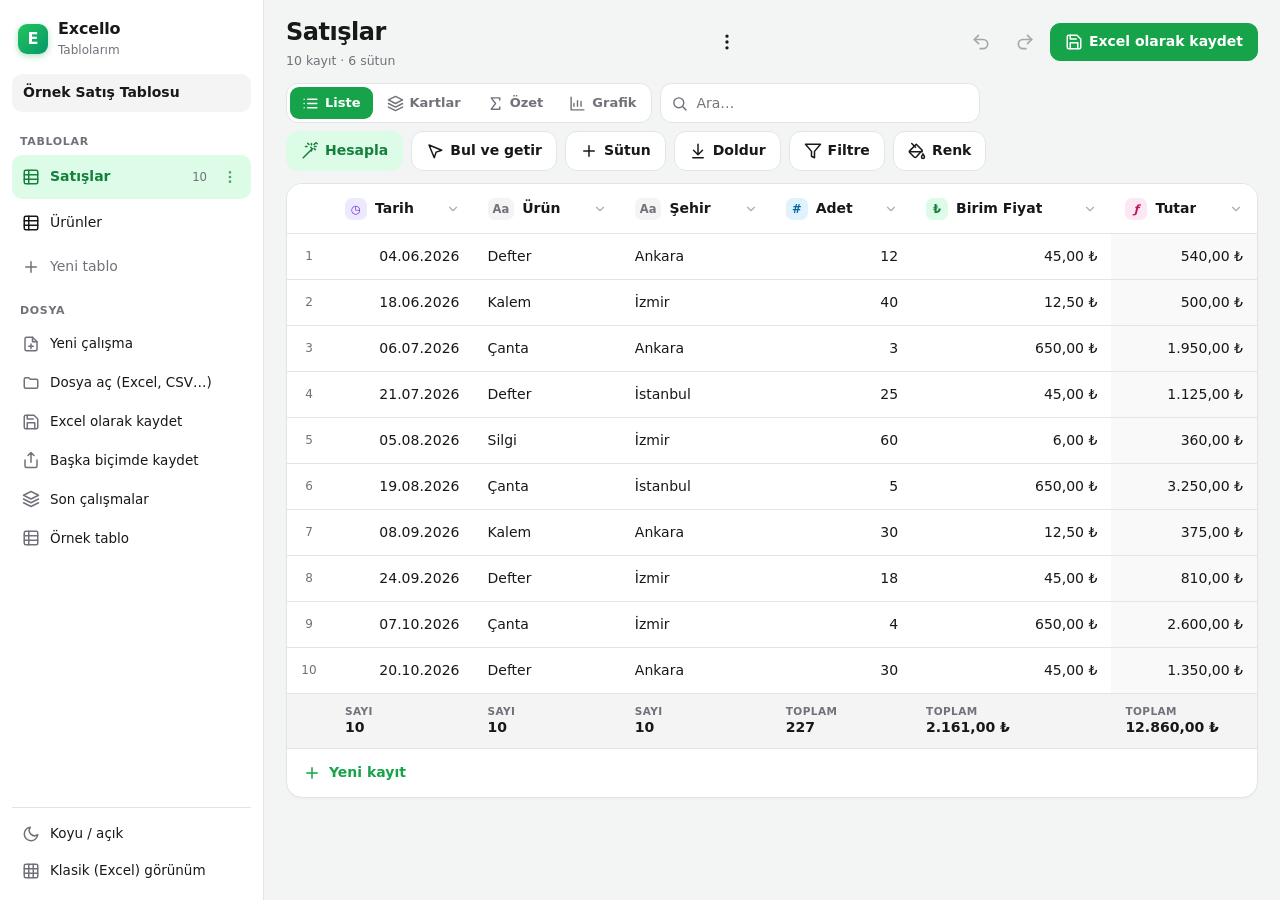
<file: index.html>
<!doctype html>
<html lang="tr">
<head>
<meta charset="utf-8">
<meta name="viewport" content="width=device-width, initial-scale=1, maximum-scale=1, user-scalable=no, viewport-fit=cover">
<meta name="theme-color" content="#f3f5f4">
<meta name="apple-mobile-web-app-capable" content="yes">
<meta name="mobile-web-app-capable" content="yes">
<meta name="apple-mobile-web-app-status-bar-style" content="default">
<meta name="apple-mobile-web-app-title" content="Excello">
<meta name="description" content="İnternetsiz çalışan, formül yazdırmayan tablo uygulaması — modern görünüm">
<title>Excello</title>
<script>try { if (localStorage.getItem('excello.ui') === '"klasik"') location.replace('klasik.html' + location.search); } catch (e) { }</script>
<link rel="manifest" href="manifest.webmanifest">
<link rel="icon" href="icons/icon-192.png">
<link rel="apple-touch-icon" href="icons/icon-180.png">
<link rel="stylesheet" href="css/app.css">
<link rel="stylesheet" href="css/modern.css">
</head>
<body class="modern">
<div id="m" class="m-app"></div>
<script src="js/formula.js"></script>
<script src="js/model.js"></script>
<script src="js/ui.js"></script>
<script src="js/chart.js"></script>
<script src="js/io.js"></script>
<script src="js/wizard.js"></script>
<script src="js/modern.js"></script>
</body>
</html>
</file>
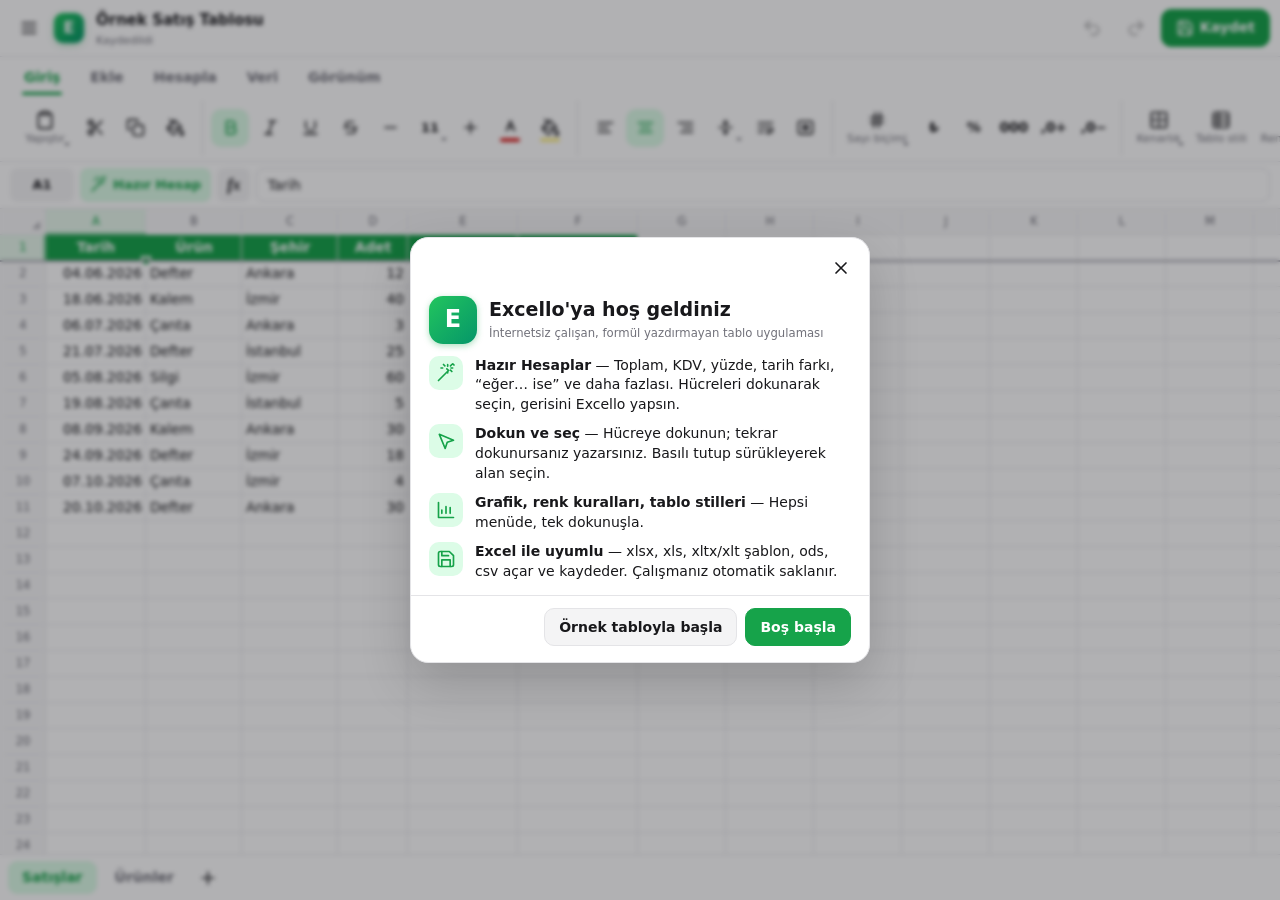
<file: klasik.html>
<!doctype html>
<html lang="tr">
<head>
<meta charset="utf-8">
<meta name="viewport" content="width=device-width, initial-scale=1, maximum-scale=1, user-scalable=no, viewport-fit=cover">
<meta name="theme-color" content="#ffffff">
<meta name="apple-mobile-web-app-capable" content="yes">
<meta name="mobile-web-app-capable" content="yes">
<meta name="apple-mobile-web-app-status-bar-style" content="default">
<meta name="apple-mobile-web-app-title" content="Excello">
<meta name="description" content="İnternetsiz çalışan, formül yazdırmayan tablo uygulaması — klasik (Excel benzeri) görünüm">
<title>Excello</title>
<link rel="manifest" href="manifest.webmanifest">
<link rel="icon" href="icons/icon-192.png">
<link rel="apple-touch-icon" href="icons/icon-180.png">
<link rel="stylesheet" href="css/klasik.css">
</head>
<body>
<div id="app">
  <header class="topbar">
    <button id="btnMenu" class="ic" aria-label="Dosya menüsü" data-icon="menu"></button>
    <span class="logo">E</span>
    <div class="doc">
      <input id="docName" aria-label="Çalışma adı" spellcheck="false" autocomplete="off">
      <span id="saveState">Kaydedildi</span>
    </div>
    <div class="spacer"></div>
    <button id="btnUndo" class="ic" aria-label="Geri al" title="Geri al (Ctrl+Z)" data-icon="undo" disabled></button>
    <button id="btnRedo" class="ic" aria-label="Yinele" title="Yinele (Ctrl+Y)" data-icon="redo" disabled></button>
    <button id="btnSave" class="btn primary" title="Kaydet (Ctrl+S)" data-icon="save"><span class="hide-sm">Kaydet</span></button>
  </header>
  <nav id="tabs" class="tabs"></nav>
  <div id="ribbon" class="ribbon"></div>
  <div id="fbar" class="fbar">
    <button id="nameBox" class="namebox" title="Hücreye git">A1</button>
    <button id="btnRecipes" class="fbtn wand" title="Hazır Hesaplar" data-icon="wand"><span class="hide-sm">Hazır Hesap</span></button>
    <button id="btnFx" class="fbtn" title="İşlev sihirbazı"><span class="fx">fx</span></button>
    <input id="fInput" class="finput" spellcheck="false" autocomplete="off" autocapitalize="off" placeholder="Değer yazın ya da Hazır Hesap kullanın">
    <button id="fCancel" class="ic sm fe" aria-label="Vazgeç" data-icon="x"></button>
    <button id="fOk" class="ic sm fe ok" aria-label="Onayla" data-icon="check"></button>
  </div>
  <main id="gridWrap" class="gridwrap">
    <canvas id="cv"></canvas>
    <div id="scroller" class="scroller"><div id="spacer" class="spacer-el"></div></div>
    <textarea id="editor" class="editor" spellcheck="false" autocomplete="off" autocapitalize="off"></textarea>
  </main>
  <div id="pickbar" class="pickbar">
    <div class="pk-txt"><small id="pickLabel">Hücreleri seçin</small><b id="pickRef">—</b></div>
    <button id="pickCancel" class="btn">Vazgeç</button>
    <button id="pickOk" class="btn primary" data-icon="check">Tamam</button>
  </div>
  <footer class="footbar">
    <div id="sheetTabs" class="sheettabs"></div>
    <button id="btnAddSheet" class="ic sm" aria-label="Sayfa ekle" title="Sayfa ekle" data-icon="plus"></button>
    <div class="spacer"></div>
    <div id="stats" class="stats"></div>
  </footer>
</div>
<script src="js/formula.js"></script>
<script src="js/model.js"></script>
<script src="js/ui.js"></script>
<script src="js/chart.js"></script>
<script src="js/io.js"></script>
<script src="js/grid.js"></script>
<script src="js/wizard.js"></script>
<script src="js/app.js"></script>
<script>document.querySelectorAll('[data-icon]').forEach(function (e) { e.insertAdjacentHTML('afterbegin', UI.icon(e.dataset.icon)); });</script>
</body>
</html>
</file>
<file: css/app.css>
/* Excello — modern, dokunmaya uygun arayüz */
:root {
  --accent: #16a34a; --accent-2: #15803d; --accent-soft: #dcfce7; --accent-ink: #ffffff;
  --bg: #f6f7f9; --surface: #ffffff; --surface-2: #f4f4f5; --line: #e4e4e7; --line-2: #d4d4d8;
  --text: #18181b; --muted: #71717a; --danger: #dc2626; --warn: #d97706; --violet: #7c3aed;
  --cv-bg: #ffffff; --cv-fg: #18181b; --cv-grid: #e7e7ea; --cv-head: #f7f7f8; --cv-head-fg: #6b6b74; --cv-head-sel: #e7f8ec; --cv-sel: rgba(22, 163, 74, .10);
  --shadow: 0 1px 2px rgba(0,0,0,.05), 0 8px 24px rgba(0,0,0,.08); --shadow-lg: 0 20px 50px rgba(0,0,0,.18);
  --r: 12px; --r-sm: 8px;
  --font: -apple-system, BlinkMacSystemFont, "Segoe UI Variable Text", "Segoe UI", system-ui, Roboto, sans-serif;
  --safe-b: env(safe-area-inset-bottom, 0px);
  color-scheme: light;
}
html.dark {
  --accent: #22c55e; --accent-2: #16a34a; --accent-soft: #14532d; --accent-ink: #052e16;
  --bg: #111113; --surface: #19191c; --surface-2: #232327; --line: #2e2e33; --line-2: #3f3f46;
  --text: #f4f4f5; --muted: #a1a1aa;
  --cv-bg: #19191c; --cv-fg: #e9e9ec; --cv-grid: #2c2c31; --cv-head: #1f1f23; --cv-head-fg: #9a9aa3; --cv-head-sel: #173b25; --cv-sel: rgba(34, 197, 94, .14);
  --shadow: 0 1px 2px rgba(0,0,0,.4), 0 8px 24px rgba(0,0,0,.4); --shadow-lg: 0 20px 50px rgba(0,0,0,.6);
  color-scheme: dark;
}
* { box-sizing: border-box; -webkit-tap-highlight-color: transparent; }
html, body { margin: 0; height: 100%; overflow: hidden; background: var(--bg); color: var(--text); font: 14px/1.4 var(--font); -webkit-font-smoothing: antialiased; overscroll-behavior: none; }
body { position: fixed; inset: 0; touch-action: manipulation; -webkit-user-select: none; user-select: none; }
input, textarea, select { -webkit-user-select: text; user-select: text; font: inherit; color: inherit; }
button { font: inherit; color: inherit; cursor: pointer; border: 0; background: none; padding: 0; }
button:disabled { opacity: .35; cursor: default; }
.i { width: 20px; height: 20px; flex: none; display: block; }
#app { position: absolute; inset: 0; display: flex; flex-direction: column; padding-top: env(safe-area-inset-top, 0px); }

/* üst çubuk */
.logo { width: 30px; height: 30px; border-radius: 9px; display: grid; place-items: center; font-weight: 800; color: #fff; background: linear-gradient(135deg, #22c55e, #059669); box-shadow: 0 2px 6px rgba(22,163,74,.35); font-size: 16px; flex: none; }
.doc { display: flex; flex-direction: column; min-width: 0; }
.spacer { flex: 1; }
.ic { width: 38px; height: 38px; border-radius: 10px; display: grid; place-items: center; color: var(--text); flex: none; }
.ic:hover:not(:disabled) { background: var(--surface-2); }
.ic.sm { width: 32px; height: 32px; }
.ic.ghost { width: 32px; height: 32px; }
.btn { display: inline-flex; align-items: center; justify-content: center; gap: 6px; height: 38px; padding: 0 14px; border-radius: 10px; background: var(--surface-2); border: 1px solid var(--line); font-weight: 560; white-space: nowrap; }
.btn:hover { border-color: var(--line-2); }
.btn.primary { background: var(--accent); border-color: var(--accent); color: #fff; }
html.dark .btn.primary { color: #04210f; }
.btn.primary:hover { background: var(--accent-2); }
.btn.ghost { background: transparent; border-color: transparent; color: var(--accent); }
.btn .i { width: 18px; height: 18px; }

/* sekmeler ve şerit */
.tabs { display: flex; gap: 2px; padding: 4px 10px 0; background: var(--surface); overflow-x: auto; scrollbar-width: none; }
.tabs::-webkit-scrollbar, .ribbon::-webkit-scrollbar, .sheettabs::-webkit-scrollbar { display: none; }
.tab { padding: 7px 14px; border-radius: 9px 9px 0 0; color: var(--muted); font-weight: 600; white-space: nowrap; position: relative; }
.tab.on { color: var(--accent); }
.tab.on::after { content: ''; position: absolute; left: 12px; right: 12px; bottom: 0; height: 3px; border-radius: 3px; background: var(--accent); }
.grp { display: flex; align-items: center; gap: 2px; padding: 0 8px; border-right: 1px solid var(--line); flex-wrap: nowrap; }
.grp:last-child { border-right: 0; }
.fx { font-style: italic; font-weight: 700; font-family: Georgia, "Times New Roman", serif; font-size: 16px; }

/* formül çubuğu */
.fe { display: none; }
.fe.ok { color: var(--accent); }

/* tablo */
#cv { position: absolute; left: 0; top: 0; }

/* grafik */
.chart { position: absolute; background: var(--surface); border: 1px solid var(--line); border-radius: 12px; box-shadow: var(--shadow); overflow: hidden; display: flex; flex-direction: column; touch-action: none; }
.chart canvas { flex: 1; width: 100%; min-height: 0; }

/* seçim çubuğu */

/* alt çubuk */

/* diyalog */
.dlg-back { position: fixed; inset: 0; z-index: 100; background: rgba(15, 15, 20, .32); display: flex; align-items: center; justify-content: center; opacity: 0; transition: opacity .16s; padding: 16px; backdrop-filter: blur(2px); -webkit-backdrop-filter: blur(2px); }
.dlg-back.show { opacity: 1; }
.dlg-back.hidden { display: none; }
.dlg { background: var(--surface); border-radius: 18px; box-shadow: var(--shadow-lg); width: min(460px, 100%); max-height: min(86vh, 760px); display: flex; flex-direction: column; transform: translateY(10px) scale(.98); transition: transform .16s; border: 1px solid var(--line); }
.dlg.wide { width: min(720px, 100%); }
.dlg-back.show .dlg { transform: none; }
.dlg-head { display: flex; align-items: center; gap: 8px; padding: 14px 12px 6px 18px; }
.dlg-title { flex: 1; font-weight: 700; font-size: 16.5px; display: flex; align-items: center; gap: 8px; }
.dlg-title .i { color: var(--accent); }
.dlg-body { padding: 6px 18px 14px; overflow: auto; -webkit-overflow-scrolling: touch; }
.dlg-body p { margin: 4px 0 10px; }
.dlg-foot { display: flex; justify-content: flex-end; gap: 8px; padding: 12px 18px 16px; border-top: 1px solid var(--line); flex-wrap: wrap; }
.dlg.side { }
@media (max-width: 640px) {
  .dlg-back { align-items: flex-end; padding: 0; }
  .dlg, .dlg.wide { width: 100%; max-height: 90vh; border-radius: 20px 20px 0 0; padding-bottom: var(--safe-b); transform: translateY(40px); }
}
.hint { color: var(--muted); font-size: 13px; }
.lbl { display: block; font-weight: 600; font-size: 13px; margin: 10px 0 5px; color: var(--text); }
.lbl small, .lbl .opt { color: var(--muted); font-weight: 400; }
.lbl .i { display: inline; width: 15px; height: 15px; vertical-align: -3px; color: var(--accent); }
.inp { width: 100%; height: 42px; border: 1px solid var(--line); border-radius: 10px; padding: 0 12px; background: var(--surface); outline: none; font-size: 15px; }
textarea.inp { height: auto; padding: 10px 12px; }
select.inp { appearance: none; -webkit-appearance: none; background-image: linear-gradient(45deg, transparent 50%, var(--muted) 50%), linear-gradient(135deg, var(--muted) 50%, transparent 50%); background-position: calc(100% - 18px) 18px, calc(100% - 13px) 18px; background-size: 5px 5px; background-repeat: no-repeat; padding-right: 32px; }
.inp:focus { border-color: var(--accent); box-shadow: 0 0 0 3px var(--cv-sel); }
.inp.search { margin-bottom: 10px; }
.frow { margin-bottom: 4px; }
.pair { display: flex; gap: 8px; } .pair > * { flex: 1; }
.pickf { display: flex; gap: 6px; } .pickf .inp { flex: 1; }
.pickbtn { color: var(--violet); background: color-mix(in srgb, var(--violet) 10%, transparent); border-color: color-mix(in srgb, var(--violet) 25%, transparent); height: 42px; }
.frow.target { margin-top: 10px; padding-top: 4px; border-top: 1px dashed var(--line); }
.chk { display: flex; align-items: center; gap: 8px; padding: 8px 2px; cursor: pointer; }
.chk input { width: 20px; height: 20px; accent-color: var(--accent); flex: none; }
.chk small { margin-left: auto; color: var(--muted); }
.chk.all { border-bottom: 1px solid var(--line); }
.btnrow { display: flex; gap: 8px; margin-bottom: 10px; } .btnrow .btn { flex: 1; }
.btn.add { margin-top: 6px; }
.preview { margin-top: 14px; padding: 12px 14px; border-radius: 12px; background: var(--surface-2); }
.pv-res { display: flex; align-items: baseline; justify-content: space-between; gap: 10px; }
.pv-res span { color: var(--muted); font-size: 13px; } .pv-res b { font-size: 20px; font-variant-numeric: tabular-nums; word-break: break-all; text-align: right; }
.pv-err { color: var(--warn); font-weight: 600; }
.pv-f { margin-top: 8px; font-size: 12.5px; color: var(--muted); }
.pv-f code { display: block; margin-top: 4px; padding: 6px 8px; background: var(--surface); border-radius: 6px; color: var(--text); word-break: break-all; -webkit-user-select: text; user-select: text; }
code { font-family: ui-monospace, Consolas, monospace; font-size: .92em; }

.chips { display: flex; gap: 6px; flex-wrap: wrap; margin-bottom: 12px; }
.chip { padding: 7px 12px; border-radius: 99px; background: var(--surface-2); border: 1px solid var(--line); font-weight: 560; font-size: 13px; white-space: nowrap; }
.chip.on { background: var(--accent); border-color: var(--accent); color: #fff; }
html.dark .chip.on { color: #04210f; }
.chip.sm { padding: 4px 10px; font-size: 12.5px; }
.rgrid { display: grid; grid-template-columns: repeat(auto-fill, minmax(200px, 1fr)); gap: 8px; }
.rcard { display: flex; gap: 10px; align-items: flex-start; text-align: left; padding: 12px; border-radius: 14px; border: 1px solid var(--line); background: var(--surface); transition: transform .08s, border-color .1s; }
.rcard:hover { border-color: var(--accent); }
.rcard:active { transform: scale(.98); }
.ric { width: 36px; height: 36px; border-radius: 10px; display: grid; place-items: center; background: var(--accent-soft); color: var(--accent); flex: none; }
.rtx { display: flex; flex-direction: column; gap: 2px; } .rtx b { font-size: 14px; } .rtx small { color: var(--muted); font-size: 12px; line-height: 1.3; }
.flist { display: grid; grid-template-columns: repeat(auto-fill, minmax(210px, 1fr)); gap: 6px; }
.fitem { text-align: left; padding: 10px 12px; border-radius: 12px; border: 1px solid var(--line); display: grid; grid-template-columns: auto 1fr; gap: 0 6px; align-items: baseline; }
.fitem:hover { border-color: var(--accent); }
.fitem .en { color: var(--muted); font-size: 11px; } .fitem small { grid-column: 1 / -1; color: var(--muted); font-size: 12px; }
.en { color: var(--muted); }

.ctypes { display: grid; grid-template-columns: repeat(auto-fill, minmax(86px, 1fr)); gap: 6px; margin-bottom: 6px; }
.rule { display: flex; align-items: center; gap: 8px; padding: 6px 0; border-bottom: 1px solid var(--line); font-size: 13px; }
.rule span { flex: 1; }
.sw { display: inline-block; width: 18px; height: 18px; border-radius: 5px; border: 1px solid var(--line); flex: none; }

/* açılır menü */
.pop { position: fixed; z-index: 200; background: var(--surface); border: 1px solid var(--line); border-radius: 14px; box-shadow: var(--shadow-lg); padding: 6px; max-height: 70vh; overflow: auto; animation: pop .12s ease-out; }
@keyframes pop { from { opacity: 0; transform: translateY(-4px); } }
.menu { display: flex; flex-direction: column; min-width: 210px; }
.mi { display: flex; align-items: center; gap: 10px; padding: 9px 10px; border-radius: 9px; text-align: left; }
.mi:hover:not(:disabled) { background: var(--surface-2); }
.mi.on { color: var(--accent); font-weight: 600; }
.mi.danger { color: var(--danger); }
.mi-ic { width: 20px; display: grid; place-items: center; color: var(--muted); } .mi-ic .i { width: 18px; height: 18px; }
.mi.danger .mi-ic { color: var(--danger); }
.mi-t { flex: 1; white-space: nowrap; }
.kbd { color: var(--muted); font-size: 11.5px; }
.sep { height: 1px; background: var(--line); margin: 4px 6px; }
.mhead { padding: 6px 10px; font-size: 12px; color: var(--muted); font-weight: 600; }
.cpick { width: 248px; }
.cp-none { width: 100%; padding: 8px; border-radius: 8px; background: var(--surface-2); margin-bottom: 8px; font-weight: 560; }
.cp-grid { display: grid; grid-template-columns: repeat(11, 1fr); gap: 4px; }
.cp-sw { aspect-ratio: 1; border-radius: 5px; border: 1px solid rgba(0,0,0,.12); }
.cp-sw:hover { transform: scale(1.15); }
.cp-more { display: flex; align-items: center; gap: 8px; margin-top: 8px; padding: 6px; border-radius: 8px; cursor: pointer; }
.cp-custom { width: 28px; height: 28px; border: 0; padding: 0; background: none; }

/* dosya menüsü */
.fmt { display: flex; flex-direction: column; align-items: flex-start; padding: 8px 10px; border-radius: 10px; border: 1px solid var(--line); }
.fmt:hover { border-color: var(--accent); }
.fmt small { color: var(--muted); font-size: 11px; line-height: 1.2; }
.recent { display: flex; flex-direction: column; }

/* hoş geldin */

/* bildirim ve meşgul */
#toast { position: fixed; left: 50%; bottom: calc(70px + var(--safe-b)); transform: translate(-50%, 20px); opacity: 0; pointer-events: none; z-index: 300; background: #18181b; color: #fff; padding: 11px 18px; border-radius: 12px; font-weight: 560; box-shadow: var(--shadow-lg); transition: .18s; max-width: calc(100vw - 32px); text-align: center; }
html.dark #toast { background: #f4f4f5; color: #18181b; }
#toast.show { opacity: 1; transform: translate(-50%, 0); }
#toast.warn { background: var(--warn); color: #fff; }
.busy { position: fixed; inset: 0; z-index: 400; display: flex; flex-direction: column; gap: 12px; align-items: center; justify-content: center; background: rgba(0,0,0,.25); color: #fff; font-weight: 600; }
.spin { width: 38px; height: 38px; border-radius: 50%; border: 4px solid rgba(255,255,255,.35); border-top-color: #fff; animation: spin .8s linear infinite; }
@keyframes spin { to { transform: rotate(360deg); } }

@media print { body { display: none; } }

/* sütun seçici ve tablo okuma */
.colf .colsel { font-weight: 600; }
.colinfo { font-size: 12px; color: var(--accent); margin-top: 4px; font-weight: 560; min-height: 1em; }
.vchips { display: flex; flex-wrap: wrap; gap: 5px; margin-top: 6px; }
.pv-rows { margin-top: 8px; display: flex; flex-direction: column; gap: 2px; font-size: 13px; }
.pv-rows > div { display: flex; justify-content: space-between; gap: 8px; padding: 3px 0; border-bottom: 1px dashed var(--line); }
.pv-rows small { color: var(--muted); }
.pv-rows .more { color: var(--muted); border: 0; }
.nestbtn { color: var(--accent); background: var(--accent-soft); border-color: transparent; height: 42px; padding: 0 10px; font-style: italic; font-family: Georgia, serif; font-weight: 700; }
.cond { display: grid; grid-template-columns: 1.3fr 1fr 1fr; gap: 6px; }
@media (max-width: 640px) { .cond { grid-template-columns: 1fr; } }

/* alan: tümü / belirli satırlar */
.scope { display: flex; align-items: center; gap: 10px; margin-top: 6px; flex-wrap: wrap; }
.segs { display: inline-flex; background: var(--surface-2); border: 1px solid var(--line); border-radius: 10px; padding: 3px; gap: 2px; }
.seg { padding: 6px 12px; border-radius: 8px; font-size: 13px; font-weight: 560; color: var(--muted); }
.seg.on { background: var(--surface); color: var(--accent); box-shadow: 0 1px 3px rgba(0,0,0,.12); }
.seg:disabled { opacity: .4; }
.scope-sum { color: var(--muted); font-size: 12px; }
.rp-pop { padding: 0; }
.rp { width: min(320px, 86vw); display: flex; flex-direction: column; max-height: 60vh; }
.rp-head { padding: 12px 14px 8px; display: flex; flex-direction: column; gap: 2px; border-bottom: 1px solid var(--line); }
.rp-head small { color: var(--muted); }
.rowpick { overflow: auto; padding: 6px; display: flex; flex-direction: column; gap: 2px; }
.rp-row { display: flex; gap: 10px; align-items: center; padding: 8px 10px; border-radius: 8px; text-align: left; }
.rp-row small { color: var(--muted); min-width: 28px; font-variant-numeric: tabular-nums; }
.rp-row:hover { background: var(--surface-2); }
.rp-row.in { background: var(--accent-soft); }
.rp-row.edge { box-shadow: inset 3px 0 0 var(--accent); font-weight: 650; }
.rp-foot { display: flex; justify-content: flex-end; gap: 8px; padding: 10px; border-top: 1px solid var(--line); }
.condb { display: flex; flex-direction: column; gap: 6px; }

/* küçük tablo seçici */
.mp { display: flex; flex-direction: column; gap: 8px; }
.mp-tabs { flex-wrap: wrap; }
.mp-hint { color: var(--muted); }
.mp-info { font-weight: 600; font-size: 13.5px; padding: 8px 10px; background: var(--accent-soft); border-radius: 10px; min-height: 18px; }
.mp-box { overflow: auto; max-height: min(52vh, 460px); border: 1px solid var(--line); border-radius: 12px; -webkit-overflow-scrolling: touch; background: var(--surface); }
.mp-t { border-collapse: separate; border-spacing: 0; font-size: 13px; }
.mp-t th, .mp-t td { border-right: 1px solid var(--line); border-bottom: 1px solid var(--line); padding: 7px 10px; white-space: nowrap; max-width: 150px; overflow: hidden; text-overflow: ellipsis; }
.mp-t thead th { position: sticky; top: 0; z-index: 2; background: var(--surface-2); cursor: pointer; text-align: left; min-width: 64px; }
.mp-t thead th b { display: block; font-weight: 700; }
.mp-t thead th small { color: var(--muted); font-weight: 500; font-size: 11px; }
.mp-t thead th.on { background: var(--accent); color: var(--accent-ink); }
.mp-t thead th.on small { color: inherit; opacity: .8; }
.mp-t .mp-corner { left: 0; z-index: 3; min-width: 34px; }
.mp-t .mp-rn { position: sticky; left: 0; z-index: 1; background: var(--surface-2); color: var(--muted); font-weight: 500; font-size: 11.5px; text-align: right; min-width: 34px; }
.mp-t td { cursor: pointer; background: var(--surface); }
.mp-t td:hover { background: var(--surface-2); }
.mp-t td.in { background: var(--accent-soft); }
.mp-t td.a { box-shadow: inset 0 0 0 2px var(--accent); }
</file>
<file: css/modern.css>
/* Excello — modern görünüm (klasik tablonun yerine kayıt listesi, kartlar, özet ve grafik) */
body.modern { --bg: #f3f5f4; --side: #ffffff; --row-h: 46px; }
html.dark body.modern { --bg: #0f1110; --side: #161917; }
body.modern { background: var(--bg); }

.m-app { position: absolute; inset: 0; display: flex; padding-top: env(safe-area-inset-top, 0px); }

/* kenar çubuğu */
.m-side { width: 264px; flex: none; display: flex; flex-direction: column; gap: 4px; padding: 16px 12px calc(12px + var(--safe-b)); background: var(--side); border-right: 1px solid var(--line); overflow-y: auto; }
.m-brand { display: flex; align-items: center; gap: 10px; padding: 2px 6px 10px; }
.m-brand b { display: block; font-size: 16px; letter-spacing: -.01em; }
.m-brand small { color: var(--muted); font-size: 12px; }
.m-docname { border: 1px solid transparent; background: var(--surface-2); border-radius: 10px; padding: 8px 10px; font-weight: 600; outline: none; margin-bottom: 6px; }
.m-docname:focus { border-color: var(--accent); background: var(--surface); }
.m-sec { font-size: 11px; font-weight: 700; letter-spacing: .06em; text-transform: uppercase; color: var(--muted); padding: 12px 8px 4px; }
.m-tables { display: flex; flex-direction: column; gap: 2px; }
.m-tab { display: flex; align-items: center; gap: 10px; padding: 9px 8px 9px 10px; border-radius: 10px; text-align: left; min-height: 40px; }
.m-tab:hover { background: var(--surface-2); }
.m-tab.on { background: var(--accent-soft); color: var(--accent-2); font-weight: 650; }
html.dark .m-tab.on { color: #bbf7d0; }
.m-tab-ic .i { width: 18px; height: 18px; }
.m-tab-t { flex: 1; min-width: 0; overflow: hidden; text-overflow: ellipsis; white-space: nowrap; }
.m-tab small { color: var(--muted); font-weight: 500; font-variant-numeric: tabular-nums; }
.m-tab-more { opacity: 0; display: grid; place-items: center; width: 26px; height: 26px; border-radius: 7px; }
.m-tab-more .i { width: 16px; height: 16px; }
.m-tab:hover .m-tab-more, .m-tab.on .m-tab-more { opacity: .7; }
.m-tab.add { color: var(--muted); }
.m-act { display: flex; align-items: center; gap: 10px; padding: 8px 10px; border-radius: 10px; text-align: left; color: var(--text); text-decoration: none; font-size: 13.5px; }
.m-act:hover { background: var(--surface-2); }
.m-act .i { width: 18px; height: 18px; color: var(--muted); }
.m-foot { border-top: 1px solid var(--line); padding-top: 8px; display: flex; flex-direction: column; gap: 2px; }

/* ana alan */
.m-main { flex: 1; min-width: 0; display: flex; flex-direction: column; }
.m-head { display: flex; align-items: center; gap: 6px; padding: 14px 22px 6px; }
.m-burger { display: none; }
.m-titlebox { display: flex; flex-direction: column; min-width: 0; }
.m-title { border: 0; background: transparent; font-size: 24px; font-weight: 750; letter-spacing: -.02em; padding: 2px 6px; margin-left: -6px; border-radius: 8px; outline: none; width: min(48vw, 420px); }
.m-title:focus { background: var(--surface); }
.m-sub { color: var(--muted); font-size: 12.5px; }
.m-save .i { width: 18px; height: 18px; }

.m-tools { display: flex; flex-wrap: wrap; align-items: center; gap: 8px; padding: 8px 22px 12px; }
.m-views { display: inline-flex; background: var(--surface); border: 1px solid var(--line); border-radius: 12px; padding: 3px; gap: 2px; }
.m-view { display: flex; align-items: center; gap: 6px; padding: 7px 12px; border-radius: 9px; font-weight: 600; font-size: 13px; color: var(--muted); }
.m-view .i { width: 17px; height: 17px; }
.m-view.on { background: var(--accent); color: #fff; }
html.dark .m-view.on { color: #04210f; }
.m-searchbox { display: flex; align-items: center; gap: 6px; background: var(--surface); border: 1px solid var(--line); border-radius: 12px; padding: 0 10px; height: 40px; flex: 1; min-width: 160px; max-width: 320px; }
.m-searchbox .i { width: 17px; height: 17px; color: var(--muted); }
.m-search { border: 0; outline: none; background: transparent; flex: 1; min-width: 0; height: 100%; }
.m-tools .btn { height: 40px; border-radius: 12px; background: var(--surface); }
.m-tools .btn .i { width: 18px; height: 18px; }
.m-actions { display: flex; flex-wrap: wrap; gap: 8px; }
.m-tools .m-calc { background: var(--accent-soft); border-color: transparent; color: var(--accent-2); }
html.dark .m-tools .m-calc { color: #bbf7d0; }
.m-chips { display: flex; flex-wrap: wrap; gap: 6px; width: 100%; }
.m-chips:empty { display: none; }
.m-chip { display: inline-flex; align-items: center; gap: 4px; padding: 4px 4px 4px 12px; border-radius: 99px; background: var(--accent-soft); color: var(--accent-2); font-weight: 600; font-size: 12.5px; }
html.dark .m-chip { color: #bbf7d0; }
.m-chip button { width: 22px; height: 22px; border-radius: 99px; display: grid; place-items: center; }
.m-chip button:hover { background: rgba(0,0,0,.08); }
.m-chip .i { width: 14px; height: 14px; }

.m-body { flex: 1; overflow: auto; padding: 0 22px calc(24px + var(--safe-b)); -webkit-overflow-scrolling: touch; }
.m-card { background: var(--surface); border: 1px solid var(--line); border-radius: 16px; box-shadow: 0 1px 2px rgba(0,0,0,.03); }
.m-cardhead { display: flex; align-items: center; gap: 8px; padding: 14px 16px; border-bottom: 1px solid var(--line); flex-wrap: wrap; }
.m-cardhead .btn { height: 34px; }
.m-cardhead .btn .i { width: 16px; height: 16px; }

/* liste */
.m-listwrap { overflow: hidden; }
.m-scrollx { overflow-x: auto; -webkit-overflow-scrolling: touch; }
.m-t { border-collapse: separate; border-spacing: 0; width: 100%; font-size: 14px; }
.m-t th, .m-t td { padding: 0 14px; height: var(--row-h); border-bottom: 1px solid var(--line); white-space: nowrap; text-align: left; max-width: 280px; overflow: hidden; text-overflow: ellipsis; }
.m-t thead th { position: sticky; top: 0; background: var(--surface); z-index: 1; cursor: pointer; font-weight: 650; height: 50px; }
.m-t thead th:hover { background: var(--surface-2); }
.m-th { display: flex; align-items: center; gap: 8px; }
.m-th-t { overflow: hidden; text-overflow: ellipsis; }
.m-th-dd { opacity: .35; margin-left: auto; }
.m-th-dd .i { width: 14px; height: 14px; }
.m-sortm { color: var(--accent); font-weight: 800; }
.m-badge { display: inline-grid; place-items: center; min-width: 22px; height: 22px; padding: 0 5px; border-radius: 7px; font-size: 11.5px; font-weight: 750; background: var(--surface-2); color: var(--muted); flex: none; }
.m-badge.k-num { background: #e0f2fe; color: #0369a1; }
.m-badge.k-money { background: #dcfce7; color: #15803d; }
.m-badge.k-pct { background: #fef3c7; color: #b45309; }
.m-badge.k-date { background: #ede9fe; color: #6d28d9; }
.m-badge.m-fx { background: #fce7f3; color: #be185d; font-style: italic; }
html.dark .m-badge.k-num { background: #0c2a3d; color: #7dd3fc; }
html.dark .m-badge.k-money { background: #0f2e1a; color: #86efac; }
html.dark .m-badge.k-pct { background: #3a2a07; color: #fcd34d; }
html.dark .m-badge.k-date { background: #2a1f4a; color: #c4b5fd; }
html.dark .m-badge.m-fx { background: #3d1229; color: #f9a8d4; }
.m-t td { cursor: text; }
.m-t td.num { text-align: right; font-variant-numeric: tabular-nums; }
.m-t td.m-fx { background: color-mix(in srgb, var(--surface-2) 55%, transparent); cursor: default; color: var(--text); }
.m-t td.err { color: var(--danger); font-weight: 600; }
.m-t tbody tr:hover td { background: color-mix(in srgb, var(--accent-soft) 45%, var(--surface)); }
.m-t .m-rn { width: 44px; min-width: 44px; text-align: center; color: var(--muted); font-size: 12px; cursor: pointer; padding: 0 6px; font-variant-numeric: tabular-nums; }
.m-t tbody .m-rn:hover { color: var(--accent); }
.m-t td.editing { padding: 0 4px; }
.m-cellinp { width: 100%; min-width: 120px; height: 36px; border: 2px solid var(--accent); border-radius: 8px; padding: 0 8px; outline: none; background: var(--surface); }
.m-t tfoot td { height: 54px; border-bottom: 0; background: var(--surface-2); cursor: pointer; }
.m-agg small { display: block; font-size: 10.5px; color: var(--muted); text-transform: uppercase; letter-spacing: .04em; font-weight: 650; line-height: 1.2; }
.m-agg b { font-variant-numeric: tabular-nums; }
.m-addrow { display: flex; align-items: center; gap: 8px; width: 100%; padding: 14px 16px; color: var(--accent); font-weight: 650; border-top: 1px solid var(--line); }
.m-addrow:hover { background: var(--accent-soft); }
.m-addrow .i { width: 18px; height: 18px; }
.m-more { display: block; width: 100%; padding: 12px 16px; color: var(--muted); font-weight: 600; border-top: 1px solid var(--line); text-align: center; }
.m-more:hover { background: var(--surface-2); color: var(--text); }
.m-fillpair { display: grid; grid-template-columns: repeat(auto-fit, minmax(130px, 1fr)); gap: 0 12px; }
.m-fill .m-modes { flex-wrap: wrap; margin-bottom: 6px; }
.m-fillhint { margin-top: 10px; padding: 10px 12px; border-radius: var(--r-sm); background: var(--accent-soft); color: var(--text); }
.m-fillhint.warn { background: var(--surface-2); color: var(--danger); }
.m-none { padding: 28px 16px; text-align: center; color: var(--muted); }

/* kartlar */
.m-cards { display: grid; grid-template-columns: repeat(auto-fill, minmax(240px, 1fr)); gap: 12px; }
.m-rcard { text-align: left; background: var(--surface); border: 1px solid var(--line); border-radius: 16px; padding: 14px 16px; display: flex; flex-direction: column; gap: 10px; transition: box-shadow .15s, transform .15s; }
.m-rcard:hover { box-shadow: var(--shadow); transform: translateY(-1px); }
.m-rcard-t { font-weight: 750; font-size: 16px; }
.m-rcard dl { margin: 0; display: grid; grid-template-columns: auto 1fr; gap: 6px 10px; align-items: center; font-size: 13px; }
.m-rcard dt { display: flex; align-items: center; gap: 6px; color: var(--muted); }
.m-rcard dt .m-badge { min-width: 18px; height: 18px; font-size: 10px; border-radius: 5px; }
.m-rcard dd { margin: 0; text-align: right; font-weight: 600; font-variant-numeric: tabular-nums; overflow: hidden; text-overflow: ellipsis; white-space: nowrap; }
.m-rcard dd.m-fx { color: #be185d; }
html.dark .m-rcard dd.m-fx { color: #f9a8d4; }
.m-rcard dd.err { color: var(--danger); }
.m-rcard.add { align-items: center; justify-content: center; flex-direction: row; color: var(--accent); font-weight: 650; border-style: dashed; min-height: 120px; }
.m-rcard.add .i { width: 20px; height: 20px; }

/* kayıt formu */
.m-form .lbl { display: flex; align-items: center; gap: 4px; }
.m-form .lbl .m-badge { min-width: 20px; height: 20px; font-size: 10.5px; }
.m-ro { padding: 10px 12px; background: var(--surface-2); border-radius: 10px; color: var(--muted); font-weight: 600; }
.btn.danger { color: var(--danger); margin-right: auto; }

/* sütun ekle */
.m-sec2 { font-size: 12px; font-weight: 700; color: var(--muted); text-transform: uppercase; letter-spacing: .05em; margin: 14px 0 6px; }
.m-kinds { flex-wrap: wrap; }
.m-kinds .seg b { font-weight: 800; }
.m-opt { display: flex; gap: 12px; align-items: center; width: 100%; text-align: left; padding: 12px; border: 1px solid var(--line); border-radius: 14px; margin-bottom: 8px; background: var(--surface); }
.m-opt:hover { border-color: var(--accent); background: var(--accent-soft); }
.m-opt-ic { width: 40px; height: 40px; border-radius: 12px; display: grid; place-items: center; background: var(--accent-soft); color: var(--accent); flex: none; }
.m-opt b { display: block; }
.m-opt small { color: var(--muted); }
.m-recent { display: flex; flex-direction: column; }

/* özet ve grafik */
.m-sum { display: flex; flex-direction: column; gap: 12px; }
.m-sumctl { display: flex; flex-wrap: wrap; gap: 12px; padding: 14px 16px; align-items: flex-end; }
.m-sumctl label { display: flex; flex-direction: column; gap: 4px; min-width: 170px; flex: 1; }
.m-sumctl label.chk { flex-direction: row; min-width: 0; }
.m-sumctl small { color: var(--muted); font-weight: 600; font-size: 12px; }
.m-sumlist { padding: 6px 0; }
.m-sumrow { display: grid; grid-template-columns: minmax(90px, 1.2fr) 70px 2fr minmax(100px, auto); gap: 12px; align-items: center; padding: 10px 16px; }
.m-sumrow + .m-sumrow { border-top: 1px solid var(--line); }
.m-sum-n { font-weight: 650; overflow: hidden; text-overflow: ellipsis; white-space: nowrap; }
.m-sumrow small { color: var(--muted); }
.m-sumrow b { text-align: right; font-variant-numeric: tabular-nums; }
.m-sum-bar { height: 10px; background: var(--surface-2); border-radius: 99px; overflow: hidden; }
.m-sum-bar i { display: block; height: 100%; background: linear-gradient(90deg, #22c55e, #16a34a); border-radius: 99px; }
.m-sumrow.total { background: var(--surface-2); border-radius: 0 0 16px 16px; }
.m-chartctl { padding-bottom: 14px; }
.m-chartctl .lbl { padding: 0 16px; }
.m-chartctl .vchips { padding: 0 16px; }
.m-ctypes { display: flex; flex-wrap: wrap; gap: 6px; padding: 14px 16px 0; }
.m-chartcv { display: block; width: 100%; height: 340px; }
.m-chartcv.sm { height: 260px; }
.m-gallery { display: grid; grid-template-columns: repeat(auto-fill, minmax(320px, 1fr)); gap: 12px; }
.m-gallery .m-card { overflow: hidden; }

/* boş durum */
.m-empty { text-align: center; padding: 60px 20px; }
.m-empty-ic { width: 64px; height: 64px; margin: 0 auto 12px; border-radius: 18px; display: grid; place-items: center; background: var(--accent-soft); color: var(--accent); }
.m-empty-ic .i { width: 30px; height: 30px; }
.m-empty h2 { margin: 0 0 6px; }
.m-empty p { color: var(--muted); margin: 0 0 16px; }
.m-empty .btnrow { justify-content: center; max-width: 360px; margin: 0 auto; }
.m-scrim { display: none; }

/* telefon / dar iPad */
@media (max-width: 860px) {
  .m-side { position: fixed; z-index: 120; inset: 0 auto 0 0; transform: translateX(-102%); transition: transform .2s; box-shadow: var(--shadow-lg); padding-top: calc(16px + env(safe-area-inset-top, 0px)); }
  .m-app.side-open .m-side { transform: none; }
  .m-app.side-open .m-scrim { display: block; position: fixed; inset: 0; z-index: 110; background: rgba(0,0,0,.3); }
  .m-burger { display: grid; }
  .m-head { padding: 10px 12px 4px; }
  .m-title { font-size: 20px; width: 52vw; }
  .m-save span { display: none; }
  .m-save { width: 42px; padding: 0; }
  .m-tools { padding: 6px 12px 10px; }
  .m-actions { width: 100%; display: flex; gap: 8px; overflow-x: auto; -webkit-overflow-scrolling: touch; scrollbar-width: none; padding-bottom: 2px; }
  .m-actions::-webkit-scrollbar { display: none; }
  .m-actions .btn { flex: none; padding: 0 12px; }
  .m-views { width: 100%; }
  .m-view { flex: 1; justify-content: center; padding: 8px 4px; }
  .m-searchbox { max-width: none; }
  .m-body { padding: 0 12px calc(24px + var(--safe-b)); }
  .m-sumrow { grid-template-columns: 1fr auto; }
  .m-sumrow small, .m-sum-bar { display: none; }
  .m-cards { grid-template-columns: 1fr; }
}

/* renkler */
.m-tones { display: flex; flex-wrap: wrap; gap: 6px; }
.m-tone { width: 30px; height: 30px; border-radius: 9px; border: 2px solid transparent; display: grid; place-items: center; font-size: 12px; color: var(--muted); }
.m-tone.none { background: var(--surface-2); border-color: var(--line); }
.m-tone.on { box-shadow: 0 0 0 2px var(--surface), 0 0 0 4px var(--accent); }
.m-modes { flex-wrap: wrap; margin: 4px 0 10px; }
.m-cbox { display: flex; flex-direction: column; gap: 8px; }
.m-vrow { display: flex; align-items: center; gap: 10px; padding: 6px 0; border-bottom: 1px solid var(--line); flex-wrap: wrap; }
.m-vrow .m-pill { min-width: 110px; }
.m-vsp { width: 32px; }
.m-pill { display: inline-block; padding: 3px 10px; border-radius: 99px; background: var(--surface-2); font-weight: 600; max-width: 100%; overflow: hidden; text-overflow: ellipsis; white-space: nowrap; }
.m-cond { display: grid; grid-template-columns: auto 1fr 1.3fr 1fr; gap: 8px; align-items: center; }
.m-cond-l { font-weight: 650; }
.m-addrule { align-self: flex-start; margin-top: 6px; }
.m-rules { margin-top: 8px; }
.m-rule { display: flex; align-items: center; gap: 10px; padding: 6px 0; }
.m-rule span:nth-child(2) { flex: 1; }
.m-rsw { width: 22px; height: 22px; border-radius: 6px; border: 1px solid var(--line); flex: none; }
.m-ico { font-size: 11px; }
.m-ico.up { color: #16a34a; } .m-ico.mid { color: #d97706; } .m-ico.down { color: #dc2626; }
.m-rcard dd .m-pill { background: transparent; padding: 0; border-radius: 6px; }
.m-rcard dd .m-pill[style*="background"] { padding: 2px 8px; }
@media (max-width: 600px) { .m-cond { grid-template-columns: 1fr 1fr; } .m-cond-l { grid-column: 1 / -1; } }

/* silme düğmeleri: dokunmatik ekranda her zaman görünür */
@media (pointer: coarse) { .m-tab-more { opacity: .7; } }
.m-tmore { margin-left: 2px; }
.m-recrow { display: flex; align-items: center; gap: 6px; }
.m-recrow .m-opt { flex: 1; margin-bottom: 8px; }
.m-recdel { color: var(--danger); margin-bottom: 8px; }

/* bul ve getir */
.m-step { display: flex; align-items: center; gap: 8px; margin: 14px 0 6px; font-weight: 650; }
.m-step b { width: 24px; height: 24px; border-radius: 99px; background: var(--accent); color: #fff; display: grid; place-items: center; font-size: 12.5px; flex: none; }
html.dark .m-step b { color: #04210f; }
.m-look .vchips { margin-top: 0; }
.m-prev { font-size: 13px; }
.m-prev th, .m-prev td { height: 38px; cursor: default; }

/* grafik oluşturucu */
.m-chartbar { display: flex; align-items: center; gap: 12px; padding: 14px 16px; flex-wrap: wrap; }
.m-chartbar b { display: block; font-size: 15px; }
.m-chartbar small { color: var(--muted); }
.m-chartadd { min-height: 160px; flex-direction: column; gap: 8px; text-align: center; padding: 20px; }
.m-chartadd .i { width: 28px; height: 28px; }
.m-cw .m-oprow { border-bottom: 0; padding: 2px 0; }
.m-cw .m-oprow .segs { flex-wrap: wrap; }
.m-cw .m-cond { grid-template-columns: 1.2fr 1fr 1fr auto; }
.m-cond-ic { width: auto; height: auto; padding: 2px 6px; font-size: 10.5px; font-weight: 800; color: var(--violet); background: color-mix(in srgb, var(--violet) 14%, transparent); border: 0; }
.m-cw-prev { overflow: hidden; }
.m-cw-prev .m-chartcv { height: 300px; }
.m-fc { margin-top: 10px; padding: 12px 14px; border-radius: 12px; background: color-mix(in srgb, #f59e0b 14%, var(--surface)); border: 1px solid color-mix(in srgb, #f59e0b 40%, transparent); display: flex; flex-direction: column; gap: 6px; }
.m-fc small { color: var(--muted); }
.m-fc-list { display: flex; flex-wrap: wrap; gap: 8px; }
.m-fc-list span { display: flex; flex-direction: column; padding: 6px 10px; background: var(--surface); border-radius: 10px; min-width: 96px; }
.m-fc-list span b { font-variant-numeric: tabular-nums; }
@media (max-width: 600px) { .m-cw .m-cond { grid-template-columns: 1fr 1fr; } .m-cw .m-cond .btn { grid-column: 1 / -1; } }

/* seçim: kutu + köşe noktası, alt çubuk */
.m-t tbody td { position: relative; touch-action: pan-x pan-y; -webkit-user-select: none; user-select: none; }
.m-t td.sel { background: color-mix(in srgb, var(--accent) 13%, var(--surface)) !important; box-shadow: inset 0 calc(var(--st, 0) * 2px) 0 var(--accent), inset 0 calc(var(--sb, 0) * -2px) 0 var(--accent), inset calc(var(--sl, 0) * 2px) 0 0 var(--accent), inset calc(var(--sr, 0) * -2px) 0 0 var(--accent); }
.m-t td.sel-a { background: var(--surface) !important; }
.m-handle::before { content: ''; position: absolute; inset: -14px; }
.m-handle { position: absolute; right: 1px; bottom: 1px; width: 12px; height: 12px; border-radius: 99px; background: var(--accent); border: 2px solid var(--surface); box-shadow: 0 0 0 1px var(--accent); cursor: crosshair; touch-action: none; z-index: 2; }
.m-handle::after { content: ''; position: absolute; inset: -14px; }
@media (pointer: coarse) { .m-handle { width: 18px; height: 18px; } }
#m-selbar { position: fixed; left: 50%; bottom: calc(14px + var(--safe-b)); transform: translateX(-50%); z-index: 90; display: flex; align-items: center; gap: 14px; padding: 6px 6px 6px 16px; border-radius: 16px; background: var(--text); color: var(--surface); box-shadow: var(--shadow-lg); max-width: calc(100vw - 20px); white-space: nowrap; overflow-x: auto; scrollbar-width: none; }
#m-selbar span { display: flex; flex-direction: column; line-height: 1.15; }
#m-selbar small { font-size: 10px; opacity: .65; text-transform: uppercase; letter-spacing: .04em; font-weight: 650; }
#m-selbar b { font-variant-numeric: tabular-nums; font-size: 13.5px; }
#m-selbar .m-sb-n { font-weight: 700; font-size: 13px; }
.m-sb-btn { width: 36px; height: 36px; border-radius: 11px; display: grid; place-items: center; color: inherit; flex: none; }
.m-sb-btn:hover { background: rgba(127,127,127,.25); }
@media (max-width: 600px) { #m-selbar .m-sb-x { display: none; } #m-selbar { gap: 10px; } }

@media (pointer: coarse) { .m-handle { width: 18px; height: 18px; right: -2px; bottom: -2px; } .m-t tbody td { -webkit-touch-callout: none; } }
</file>
<file: css/klasik.css>
/* Excello — modern, dokunmaya uygun arayüz */
:root {
  --accent: #16a34a; --accent-2: #15803d; --accent-soft: #dcfce7; --accent-ink: #ffffff;
  --bg: #f6f7f9; --surface: #ffffff; --surface-2: #f4f4f5; --line: #e4e4e7; --line-2: #d4d4d8;
  --text: #18181b; --muted: #71717a; --danger: #dc2626; --warn: #d97706; --violet: #7c3aed;
  --cv-bg: #ffffff; --cv-fg: #18181b; --cv-grid: #e7e7ea; --cv-head: #f7f7f8; --cv-head-fg: #6b6b74; --cv-head-sel: #e7f8ec; --cv-sel: rgba(22, 163, 74, .10);
  --shadow: 0 1px 2px rgba(0,0,0,.05), 0 8px 24px rgba(0,0,0,.08); --shadow-lg: 0 20px 50px rgba(0,0,0,.18);
  --r: 12px; --r-sm: 8px;
  --font: -apple-system, BlinkMacSystemFont, "Segoe UI Variable Text", "Segoe UI", system-ui, Roboto, sans-serif;
  --safe-b: env(safe-area-inset-bottom, 0px);
  color-scheme: light;
}
html.dark {
  --accent: #22c55e; --accent-2: #16a34a; --accent-soft: #14532d; --accent-ink: #052e16;
  --bg: #111113; --surface: #19191c; --surface-2: #232327; --line: #2e2e33; --line-2: #3f3f46;
  --text: #f4f4f5; --muted: #a1a1aa;
  --cv-bg: #19191c; --cv-fg: #e9e9ec; --cv-grid: #2c2c31; --cv-head: #1f1f23; --cv-head-fg: #9a9aa3; --cv-head-sel: #173b25; --cv-sel: rgba(34, 197, 94, .14);
  --shadow: 0 1px 2px rgba(0,0,0,.4), 0 8px 24px rgba(0,0,0,.4); --shadow-lg: 0 20px 50px rgba(0,0,0,.6);
  color-scheme: dark;
}
* { box-sizing: border-box; -webkit-tap-highlight-color: transparent; }
html, body { margin: 0; height: 100%; overflow: hidden; background: var(--bg); color: var(--text); font: 14px/1.4 var(--font); -webkit-font-smoothing: antialiased; overscroll-behavior: none; }
body { position: fixed; inset: 0; touch-action: manipulation; -webkit-user-select: none; user-select: none; }
input, textarea, select { -webkit-user-select: text; user-select: text; font: inherit; color: inherit; }
button { font: inherit; color: inherit; cursor: pointer; border: 0; background: none; padding: 0; }
button:disabled { opacity: .35; cursor: default; }
.i { width: 20px; height: 20px; flex: none; display: block; }
.i.rot { transform: rotate(90deg) scaleX(-1); }
#app { position: absolute; inset: 0; display: flex; flex-direction: column; padding-top: env(safe-area-inset-top, 0px); }

/* üst çubuk */
.topbar { display: flex; align-items: center; gap: 6px; padding: 8px 10px; background: var(--surface); border-bottom: 1px solid var(--line); }
.logo { width: 30px; height: 30px; border-radius: 9px; display: grid; place-items: center; font-weight: 800; color: #fff; background: linear-gradient(135deg, #22c55e, #059669); box-shadow: 0 2px 6px rgba(22,163,74,.35); font-size: 16px; flex: none; }
.logo-sm { display: inline-grid; place-items: center; width: 22px; height: 22px; border-radius: 6px; background: linear-gradient(135deg, #22c55e, #059669); color: #fff; font-weight: 800; font-size: 12px; vertical-align: -4px; margin-right: 4px; }
.doc { display: flex; flex-direction: column; min-width: 0; }
#docName { border: 0; background: transparent; font-weight: 650; font-size: 15px; padding: 2px 6px; border-radius: 6px; width: min(42vw, 320px); outline: none; }
#docName:focus { background: var(--surface-2); }
#saveState { font-size: 11px; color: var(--muted); padding: 0 6px; }
.spacer { flex: 1; }
.ic { width: 38px; height: 38px; border-radius: 10px; display: grid; place-items: center; color: var(--text); flex: none; }
.ic:hover:not(:disabled) { background: var(--surface-2); }
.ic.sm { width: 32px; height: 32px; }
.ic.ghost { width: 32px; height: 32px; }
.btn { display: inline-flex; align-items: center; justify-content: center; gap: 6px; height: 38px; padding: 0 14px; border-radius: 10px; background: var(--surface-2); border: 1px solid var(--line); font-weight: 560; white-space: nowrap; }
.btn:hover { border-color: var(--line-2); }
.btn.primary { background: var(--accent); border-color: var(--accent); color: #fff; }
html.dark .btn.primary { color: #04210f; }
.btn.primary:hover { background: var(--accent-2); }
.btn.ghost { background: transparent; border-color: transparent; color: var(--accent); }
.btn .i { width: 18px; height: 18px; }

/* sekmeler ve şerit */
.tabs { display: flex; gap: 2px; padding: 4px 10px 0; background: var(--surface); overflow-x: auto; scrollbar-width: none; }
.tabs::-webkit-scrollbar, .ribbon::-webkit-scrollbar, .sheettabs::-webkit-scrollbar { display: none; }
.tab { padding: 7px 14px; border-radius: 9px 9px 0 0; color: var(--muted); font-weight: 600; white-space: nowrap; position: relative; }
.tab.on { color: var(--accent); }
.tab.on::after { content: ''; position: absolute; left: 12px; right: 12px; bottom: 0; height: 3px; border-radius: 3px; background: var(--accent); }
.ribbon { background: var(--surface); border-bottom: 1px solid var(--line); overflow-x: auto; scrollbar-width: none; }
.panel { display: none; align-items: stretch; gap: 0; padding: 6px 8px; min-width: max-content; }
.panel.on { display: flex; }
.grp { display: flex; align-items: center; gap: 2px; padding: 0 8px; border-right: 1px solid var(--line); flex-wrap: nowrap; }
.grp:last-child { border-right: 0; }
.rb { display: flex; flex-direction: column; align-items: center; justify-content: center; gap: 3px; min-width: 58px; height: 54px; padding: 4px 6px; border-radius: 10px; position: relative; color: var(--text); }
.rb .rl { font-size: 11px; color: var(--muted); white-space: nowrap; line-height: 1.1; }
.rb.sm { min-width: 38px; width: 38px; height: 38px; padding: 0; }
.rb:hover { background: var(--surface-2); }
.rb.on { background: var(--accent-soft); color: var(--accent); }
.rb.on .rl { color: var(--accent); }
.rb.big { min-width: 96px; background: linear-gradient(135deg, var(--accent), #059669); color: #fff; box-shadow: 0 3px 10px rgba(22,163,74,.3); }
.rb.big .rl { color: #fff; font-weight: 600; }
html.dark .rb.big { color: #04210f; } html.dark .rb.big .rl { color: #04210f; }
.rb.hasmenu::after { content: ''; position: absolute; right: 4px; bottom: 6px; border: 3px solid transparent; border-top-color: var(--muted); }
.rb.sm.hasmenu::after { right: 2px; bottom: 3px; }
.glyph { font-size: 14px; font-weight: 700; letter-spacing: -.02em; }
.rb .cbar { position: absolute; left: 9px; right: 9px; bottom: 5px; height: 4px; border-radius: 2px; }
.rb.sm .i { width: 19px; height: 19px; }
.rb #fsVal, .rb #zoomVal { font-weight: 650; font-size: 13px; }
.fx { font-style: italic; font-weight: 700; font-family: Georgia, "Times New Roman", serif; font-size: 16px; }

/* formül çubuğu */
.fbar { display: flex; align-items: center; gap: 6px; padding: 6px 10px; background: var(--surface); border-bottom: 1px solid var(--line); }
.namebox { min-width: 64px; height: 34px; padding: 0 10px; border-radius: 8px; background: var(--surface-2); font-weight: 650; font-variant-numeric: tabular-nums; color: var(--text); font-size: 13px; }
.fbtn { height: 34px; padding: 0 10px; border-radius: 8px; display: inline-flex; align-items: center; gap: 6px; color: var(--text); background: var(--surface-2); font-weight: 600; font-size: 13px; }
.fbtn.wand { color: var(--accent); background: var(--accent-soft); }
.fbtn .i { width: 17px; height: 17px; }
#btnFx.has { color: var(--violet); box-shadow: inset 0 0 0 1.5px var(--violet); }
.finput { flex: 1; min-width: 0; height: 34px; border: 1px solid var(--line); border-radius: 8px; padding: 0 10px; background: var(--surface); outline: none; font-size: 14px; }
.finput:focus { border-color: var(--accent); box-shadow: 0 0 0 3px var(--cv-sel); }
.fe { display: none; } .fbar.editing .fe { display: grid; }
.fe.ok { color: var(--accent); }

/* tablo */
.gridwrap { position: relative; flex: 1; overflow: hidden; background: var(--cv-bg); }
#cv { position: absolute; left: 0; top: 0; }
.scroller { position: absolute; inset: 0; overflow: auto; z-index: 1; -webkit-overflow-scrolling: touch; cursor: cell; }
.spacer-el { position: relative; }
.gridwrap.picking .scroller { touch-action: none; }
.editor { position: absolute; z-index: 3; display: none; resize: none; border: 2px solid var(--accent); outline: none; padding: 3px 5px; border-radius: 2px; background: var(--cv-bg); color: var(--cv-fg); box-shadow: 0 4px 16px rgba(0,0,0,.18); overflow: hidden; white-space: pre; line-height: 1.35; }

/* grafik */
.chart { position: absolute; background: var(--surface); border: 1px solid var(--line); border-radius: 12px; box-shadow: var(--shadow); overflow: hidden; display: flex; flex-direction: column; touch-action: none; }
.chart canvas { flex: 1; width: 100%; min-height: 0; }
.chart-bar { display: flex; align-items: center; gap: 2px; padding: 2px 4px; border-bottom: 1px solid var(--line); cursor: grab; background: var(--surface-2); }
.chart-bar .grip { flex: 1; display: flex; color: var(--muted); padding-left: 4px; }
.chart-bar .grip .i { transform: rotate(90deg); width: 16px; }
.chart-bar .ic { width: 30px; height: 30px; } .chart-bar .ic .i { width: 16px; height: 16px; }
.chart-rs { position: absolute; right: 0; bottom: 0; width: 22px; height: 22px; cursor: nwse-resize; background: linear-gradient(135deg, transparent 55%, var(--line-2) 55%, var(--line-2) 62%, transparent 62%, transparent 72%, var(--line-2) 72%, var(--line-2) 79%, transparent 79%); }

/* seçim çubuğu */
.pickbar { position: fixed; left: 50%; bottom: calc(64px + var(--safe-b)); transform: translate(-50%, 140%); z-index: 60; display: flex; align-items: center; gap: 8px; padding: 10px 10px 10px 16px; background: var(--surface); border: 1.5px solid var(--violet); border-radius: 16px; box-shadow: var(--shadow-lg); transition: transform .2s, opacity .2s, visibility .2s; width: min(560px, calc(100vw - 20px)); opacity: 0; visibility: hidden; }
.pickbar.show { transform: translate(-50%, 0); opacity: 1; visibility: visible; }
.pk-txt { flex: 1; display: flex; flex-direction: column; min-width: 0; }
.pk-txt small { color: var(--violet); font-weight: 600; font-size: 12px; } .pk-txt b { font-size: 17px; font-variant-numeric: tabular-nums; overflow: hidden; text-overflow: ellipsis; white-space: nowrap; }

/* alt çubuk */
.footbar { display: flex; align-items: center; gap: 4px; padding: 5px 8px calc(5px + var(--safe-b)); background: var(--surface); border-top: 1px solid var(--line); min-height: 46px; }
.sheettabs { display: flex; gap: 4px; overflow-x: auto; scrollbar-width: none; max-width: 60vw; }
.stab { padding: 7px 14px; border-radius: 9px; color: var(--muted); font-weight: 600; white-space: nowrap; background: transparent; }
.stab.on { background: var(--accent-soft); color: var(--accent); }
.stats { display: flex; gap: 14px; color: var(--muted); font-size: 12.5px; white-space: nowrap; overflow: hidden; cursor: pointer; padding: 6px 8px; border-radius: 8px; }
.stats:hover { background: var(--surface-2); }
.stats b { color: var(--text); font-variant-numeric: tabular-nums; }

/* diyalog */
.dlg-back { position: fixed; inset: 0; z-index: 100; background: rgba(15, 15, 20, .32); display: flex; align-items: center; justify-content: center; opacity: 0; transition: opacity .16s; padding: 16px; backdrop-filter: blur(2px); -webkit-backdrop-filter: blur(2px); }
.dlg-back.show { opacity: 1; }
.dlg-back.hidden { display: none; }
.dlg { background: var(--surface); border-radius: 18px; box-shadow: var(--shadow-lg); width: min(460px, 100%); max-height: min(86vh, 760px); display: flex; flex-direction: column; transform: translateY(10px) scale(.98); transition: transform .16s; border: 1px solid var(--line); }
.dlg.wide { width: min(720px, 100%); }
.dlg-back.show .dlg { transform: none; }
.dlg-head { display: flex; align-items: center; gap: 8px; padding: 14px 12px 6px 18px; }
.dlg-title { flex: 1; font-weight: 700; font-size: 16.5px; display: flex; align-items: center; gap: 8px; }
.dlg-title .i { color: var(--accent); }
.dlg-body { padding: 6px 18px 14px; overflow: auto; -webkit-overflow-scrolling: touch; }
.dlg-body p { margin: 4px 0 10px; }
.dlg-foot { display: flex; justify-content: flex-end; gap: 8px; padding: 12px 18px 16px; border-top: 1px solid var(--line); flex-wrap: wrap; }
.dlg.leftdrawer { width: min(400px, 100%); }
.dlg.side { }
@media (max-width: 640px) {
  .dlg-back { align-items: flex-end; padding: 0; }
  .dlg, .dlg.wide { width: 100%; max-height: 90vh; border-radius: 20px 20px 0 0; padding-bottom: var(--safe-b); transform: translateY(40px); }
  .hide-sm { display: none; }
  .rb { min-width: 54px; }
  .fbtn.wand { padding: 0 9px; }
  #docName { width: 38vw; }
}
.hint { color: var(--muted); font-size: 13px; }
.lbl { display: block; font-weight: 600; font-size: 13px; margin: 10px 0 5px; color: var(--text); }
.lbl small, .lbl .opt { color: var(--muted); font-weight: 400; }
.lbl .i { display: inline; width: 15px; height: 15px; vertical-align: -3px; color: var(--accent); }
.inp { width: 100%; height: 42px; border: 1px solid var(--line); border-radius: 10px; padding: 0 12px; background: var(--surface); outline: none; font-size: 15px; }
textarea.inp { height: auto; padding: 10px 12px; }
select.inp { appearance: none; -webkit-appearance: none; background-image: linear-gradient(45deg, transparent 50%, var(--muted) 50%), linear-gradient(135deg, var(--muted) 50%, transparent 50%); background-position: calc(100% - 18px) 18px, calc(100% - 13px) 18px; background-size: 5px 5px; background-repeat: no-repeat; padding-right: 32px; }
.inp:focus { border-color: var(--accent); box-shadow: 0 0 0 3px var(--cv-sel); }
.inp.search { margin-bottom: 10px; }
.frow { margin-bottom: 4px; }
.pair { display: flex; gap: 8px; } .pair > * { flex: 1; }
.pickf { display: flex; gap: 6px; } .pickf .inp { flex: 1; }
.pickbtn { color: var(--violet); background: color-mix(in srgb, var(--violet) 10%, transparent); border-color: color-mix(in srgb, var(--violet) 25%, transparent); height: 42px; }
.frow.target { margin-top: 10px; padding-top: 4px; border-top: 1px dashed var(--line); }
.chk { display: flex; align-items: center; gap: 8px; padding: 8px 2px; cursor: pointer; }
.chk input { width: 20px; height: 20px; accent-color: var(--accent); flex: none; }
.chk small { margin-left: auto; color: var(--muted); }
.chkrow { display: flex; flex-wrap: wrap; gap: 0 18px; }
.checklist { max-height: 300px; overflow: auto; border: 1px solid var(--line); border-radius: 10px; padding: 2px 10px; }
.checklist.short { max-height: 200px; }
.chk.all { border-bottom: 1px solid var(--line); }
.btnrow { display: flex; gap: 8px; margin-bottom: 10px; } .btnrow .btn { flex: 1; }
.btn.add { margin-top: 6px; }
.preview { margin-top: 14px; padding: 12px 14px; border-radius: 12px; background: var(--surface-2); }
.pv-res { display: flex; align-items: baseline; justify-content: space-between; gap: 10px; }
.pv-res span { color: var(--muted); font-size: 13px; } .pv-res b { font-size: 20px; font-variant-numeric: tabular-nums; word-break: break-all; text-align: right; }
.pv-err { color: var(--warn); font-weight: 600; }
.pv-note { color: var(--accent); font-size: 13px; margin-top: 4px; font-weight: 600; }
.pv-f { margin-top: 8px; font-size: 12.5px; color: var(--muted); }
.pv-f code { display: block; margin-top: 4px; padding: 6px 8px; background: var(--surface); border-radius: 6px; color: var(--text); word-break: break-all; -webkit-user-select: text; user-select: text; }
code { font-family: ui-monospace, Consolas, monospace; font-size: .92em; }

.chips { display: flex; gap: 6px; flex-wrap: wrap; margin-bottom: 12px; }
.chip { padding: 7px 12px; border-radius: 99px; background: var(--surface-2); border: 1px solid var(--line); font-weight: 560; font-size: 13px; white-space: nowrap; }
.chip.on { background: var(--accent); border-color: var(--accent); color: #fff; }
html.dark .chip.on { color: #04210f; }
.chip.sm { padding: 4px 10px; font-size: 12.5px; }
.opchips { display: flex; gap: 4px; margin-top: 6px; }
.rgrid { display: grid; grid-template-columns: repeat(auto-fill, minmax(200px, 1fr)); gap: 8px; }
.rcard { display: flex; gap: 10px; align-items: flex-start; text-align: left; padding: 12px; border-radius: 14px; border: 1px solid var(--line); background: var(--surface); transition: transform .08s, border-color .1s; }
.rcard:hover { border-color: var(--accent); }
.rcard:active { transform: scale(.98); }
.ric { width: 36px; height: 36px; border-radius: 10px; display: grid; place-items: center; background: var(--accent-soft); color: var(--accent); flex: none; }
.rtx { display: flex; flex-direction: column; gap: 2px; } .rtx b { font-size: 14px; } .rtx small { color: var(--muted); font-size: 12px; line-height: 1.3; }
.flist { display: grid; grid-template-columns: repeat(auto-fill, minmax(210px, 1fr)); gap: 6px; }
.fitem { text-align: left; padding: 10px 12px; border-radius: 12px; border: 1px solid var(--line); display: grid; grid-template-columns: auto 1fr; gap: 0 6px; align-items: baseline; }
.fitem:hover { border-color: var(--accent); }
.fitem .en { color: var(--muted); font-size: 11px; } .fitem small { grid-column: 1 / -1; color: var(--muted); font-size: 12px; }
.en { color: var(--muted); }

.ctypes { display: grid; grid-template-columns: repeat(auto-fill, minmax(86px, 1fr)); gap: 6px; margin-bottom: 6px; }
.ctype { display: flex; flex-direction: column; align-items: center; gap: 4px; padding: 10px 4px; border-radius: 12px; border: 1px solid var(--line); font-size: 12px; color: var(--muted); }
.ctype .i { width: 24px; height: 24px; color: var(--text); }
.ctype.on { border-color: var(--accent); background: var(--accent-soft); color: var(--accent); } .ctype.on .i { color: var(--accent); }
.chart-prev { width: 100%; height: 280px; border-radius: 12px; border: 1px solid var(--line); margin-top: 10px; }
.tstyles { display: grid; grid-template-columns: repeat(4, 1fr); gap: 8px; margin: 6px 0 8px; }
.tsw { display: flex; flex-direction: column; gap: 2px; padding: 6px; border-radius: 10px; border: 2px solid transparent; background: var(--surface-2); }
.tsw i { height: 9px; border-radius: 2px; display: block; }
.tsw.on { border-color: var(--accent); }
.cfgrid { display: flex; flex-wrap: wrap; gap: 6px; }
.cfstyles { display: flex; flex-wrap: wrap; gap: 6px; }
.cfs { padding: 8px 12px; border-radius: 10px; border: 2px solid var(--line); font-size: 13px; }
.cfs.on { border-color: var(--accent); }
.cfs.scale { width: 90px; height: 34px; }
.rulelist { margin-top: 12px; }
.rule { display: flex; align-items: center; gap: 8px; padding: 6px 0; border-bottom: 1px solid var(--line); font-size: 13px; }
.rule span { flex: 1; }
.sw { display: inline-block; width: 18px; height: 18px; border-radius: 5px; border: 1px solid var(--line); flex: none; }

/* açılır menü */
.pop { position: fixed; z-index: 200; background: var(--surface); border: 1px solid var(--line); border-radius: 14px; box-shadow: var(--shadow-lg); padding: 6px; max-height: 70vh; overflow: auto; animation: pop .12s ease-out; }
@keyframes pop { from { opacity: 0; transform: translateY(-4px); } }
.menu { display: flex; flex-direction: column; min-width: 210px; }
.mi { display: flex; align-items: center; gap: 10px; padding: 9px 10px; border-radius: 9px; text-align: left; }
.mi:hover:not(:disabled) { background: var(--surface-2); }
.mi.on { color: var(--accent); font-weight: 600; }
.mi.danger { color: var(--danger); }
.mi-ic { width: 20px; display: grid; place-items: center; color: var(--muted); } .mi-ic .i { width: 18px; height: 18px; }
.mi.danger .mi-ic { color: var(--danger); }
.mi-t { flex: 1; white-space: nowrap; }
.kbd { color: var(--muted); font-size: 11.5px; }
.sep { height: 1px; background: var(--line); margin: 4px 6px; }
.mhead { padding: 6px 10px; font-size: 12px; color: var(--muted); font-weight: 600; }
.cpick { width: 248px; }
.cp-none { width: 100%; padding: 8px; border-radius: 8px; background: var(--surface-2); margin-bottom: 8px; font-weight: 560; }
.cp-grid { display: grid; grid-template-columns: repeat(11, 1fr); gap: 4px; }
.cp-sw { aspect-ratio: 1; border-radius: 5px; border: 1px solid rgba(0,0,0,.12); }
.cp-sw:hover { transform: scale(1.15); }
.cp-more { display: flex; align-items: center; gap: 8px; margin-top: 8px; padding: 6px; border-radius: 8px; cursor: pointer; }
.cp-custom { width: 28px; height: 28px; border: 0; padding: 0; background: none; }

/* dosya menüsü */
.drawer { display: flex; flex-direction: column; gap: 2px; }
.ditem { display: flex; align-items: center; gap: 12px; padding: 10px 8px; border-radius: 12px; text-align: left; }
.ditem:hover { background: var(--surface-2); }
.ditem b { display: block; } .ditem small { color: var(--muted); font-size: 12px; }
.dic { width: 38px; height: 38px; border-radius: 10px; display: grid; place-items: center; background: var(--surface-2); color: var(--accent); flex: none; }
.dhead { font-size: 12px; font-weight: 700; color: var(--muted); text-transform: uppercase; letter-spacing: .04em; margin: 12px 8px 6px; }
.fmtgrid { display: grid; grid-template-columns: repeat(3, 1fr); gap: 6px; padding: 0 4px; }
.fmt { display: flex; flex-direction: column; align-items: flex-start; padding: 8px 10px; border-radius: 10px; border: 1px solid var(--line); }
.fmt:hover { border-color: var(--accent); }
.fmt small { color: var(--muted); font-size: 11px; line-height: 1.2; }
.recent { display: flex; flex-direction: column; }
.ritem { display: flex; align-items: center; gap: 4px; border-radius: 10px; }
.ritem.on { background: var(--accent-soft); }
.rname { flex: 1; text-align: left; padding: 8px 10px; display: flex; flex-direction: column; min-width: 0; }
.rname b { overflow: hidden; text-overflow: ellipsis; white-space: nowrap; } .rname small { color: var(--muted); font-size: 11.5px; }
.about { color: var(--muted); font-size: 12px; text-align: center; margin-top: 14px; }

/* hoş geldin */
.welcome .wlogo { display: flex; gap: 12px; align-items: center; margin-bottom: 8px; }
.welcome .logo { width: 48px; height: 48px; font-size: 24px; border-radius: 14px; }
.welcome .wlogo b { font-size: 19px; display: block; } .welcome .wlogo small { color: var(--muted); }
.welcome ul { list-style: none; padding: 0; margin: 12px 0 0; display: flex; flex-direction: column; gap: 10px; }
.welcome li { display: flex; gap: 12px; align-items: flex-start; }
.welcome li .i { color: var(--accent); background: var(--accent-soft); padding: 7px; width: 34px; height: 34px; border-radius: 10px; }

/* bildirim ve meşgul */
#toast { position: fixed; left: 50%; bottom: calc(70px + var(--safe-b)); transform: translate(-50%, 20px); opacity: 0; pointer-events: none; z-index: 300; background: #18181b; color: #fff; padding: 11px 18px; border-radius: 12px; font-weight: 560; box-shadow: var(--shadow-lg); transition: .18s; max-width: calc(100vw - 32px); text-align: center; }
html.dark #toast { background: #f4f4f5; color: #18181b; }
#toast.show { opacity: 1; transform: translate(-50%, 0); }
#toast.warn { background: var(--warn); color: #fff; }
.busy { position: fixed; inset: 0; z-index: 400; display: flex; flex-direction: column; gap: 12px; align-items: center; justify-content: center; background: rgba(0,0,0,.25); color: #fff; font-weight: 600; }
.spin { width: 38px; height: 38px; border-radius: 50%; border: 4px solid rgba(255,255,255,.35); border-top-color: #fff; animation: spin .8s linear infinite; }
@keyframes spin { to { transform: rotate(360deg); } }

@media print { body { display: none; } }

/* sütun seçici ve tablo okuma */
.colf .colsel { font-weight: 600; }
.refrow { display: flex; align-items: center; gap: 6px; margin-top: 4px; }
.refrow small { color: var(--muted); font-size: 11.5px; }
.inp.refinp { height: 28px; font-size: 12.5px; padding: 0 8px; border-radius: 7px; color: var(--muted); width: auto; flex: 1; }
.colinfo { font-size: 12px; color: var(--accent); margin-top: 4px; font-weight: 560; min-height: 1em; }
.vchips { display: flex; flex-wrap: wrap; gap: 5px; margin-top: 6px; }
.pv-rows { margin-top: 8px; display: flex; flex-direction: column; gap: 2px; font-size: 13px; }
.pv-rows > div { display: flex; justify-content: space-between; gap: 8px; padding: 3px 0; border-bottom: 1px dashed var(--line); }
.pv-rows small { color: var(--muted); }
.pv-rows .more { color: var(--muted); border: 0; }
.nestbtn { color: var(--accent); background: var(--accent-soft); border-color: transparent; height: 42px; padding: 0 10px; font-style: italic; font-family: Georgia, serif; font-weight: 700; }
.cond { display: grid; grid-template-columns: 1.3fr 1fr 1fr; gap: 6px; }
@media (max-width: 640px) { .cond { grid-template-columns: 1fr; } }

/* alan: tümü / belirli satırlar */
.scope { display: flex; align-items: center; gap: 10px; margin-top: 6px; flex-wrap: wrap; }
.segs { display: inline-flex; background: var(--surface-2); border: 1px solid var(--line); border-radius: 10px; padding: 3px; gap: 2px; }
.seg { padding: 6px 12px; border-radius: 8px; font-size: 13px; font-weight: 560; color: var(--muted); }
.seg.on { background: var(--surface); color: var(--accent); box-shadow: 0 1px 3px rgba(0,0,0,.12); }
.seg:disabled { opacity: .4; }
.scope-sum { color: var(--muted); font-size: 12px; }
.rp-pop { padding: 0; }
.rp { width: min(320px, 86vw); display: flex; flex-direction: column; max-height: 60vh; }
.rp-head { padding: 12px 14px 8px; display: flex; flex-direction: column; gap: 2px; border-bottom: 1px solid var(--line); }
.rp-head small { color: var(--muted); }
.rowpick { overflow: auto; padding: 6px; display: flex; flex-direction: column; gap: 2px; }
.rp-row { display: flex; gap: 10px; align-items: center; padding: 8px 10px; border-radius: 8px; text-align: left; }
.rp-row small { color: var(--muted); min-width: 28px; font-variant-numeric: tabular-nums; }
.rp-row:hover { background: var(--surface-2); }
.rp-row.in { background: var(--accent-soft); }
.rp-row.edge { box-shadow: inset 3px 0 0 var(--accent); font-weight: 650; }
.rp-foot { display: flex; justify-content: flex-end; gap: 8px; padding: 10px; border-top: 1px solid var(--line); }
.condb { display: flex; flex-direction: column; gap: 6px; }

/* küçük tablo seçici */
.mp { display: flex; flex-direction: column; gap: 8px; }
.mp-tabs { flex-wrap: wrap; }
.mp-hint { color: var(--muted); }
.mp-info { font-weight: 600; font-size: 13.5px; padding: 8px 10px; background: var(--accent-soft); border-radius: 10px; min-height: 18px; }
.mp-box { overflow: auto; max-height: min(52vh, 460px); border: 1px solid var(--line); border-radius: 12px; -webkit-overflow-scrolling: touch; background: var(--surface); }
.mp-t { border-collapse: separate; border-spacing: 0; font-size: 13px; }
.mp-t th, .mp-t td { border-right: 1px solid var(--line); border-bottom: 1px solid var(--line); padding: 7px 10px; white-space: nowrap; max-width: 150px; overflow: hidden; text-overflow: ellipsis; }
.mp-t thead th { position: sticky; top: 0; z-index: 2; background: var(--surface-2); cursor: pointer; text-align: left; min-width: 64px; }
.mp-t thead th b { display: block; font-weight: 700; }
.mp-t thead th small { color: var(--muted); font-weight: 500; font-size: 11px; }
.mp-t thead th.on { background: var(--accent); color: var(--accent-ink); }
.mp-t thead th.on small { color: inherit; opacity: .8; }
.mp-t .mp-corner { left: 0; z-index: 3; min-width: 34px; }
.mp-t .mp-rn { position: sticky; left: 0; z-index: 1; background: var(--surface-2); color: var(--muted); font-weight: 500; font-size: 11.5px; text-align: right; min-width: 34px; }
.mp-t td { cursor: pointer; background: var(--surface); }
.mp-t td:hover { background: var(--surface-2); }
.mp-t td.in { background: var(--accent-soft); }
.mp-t td.a { box-shadow: inset 0 0 0 2px var(--accent); }
</file>
